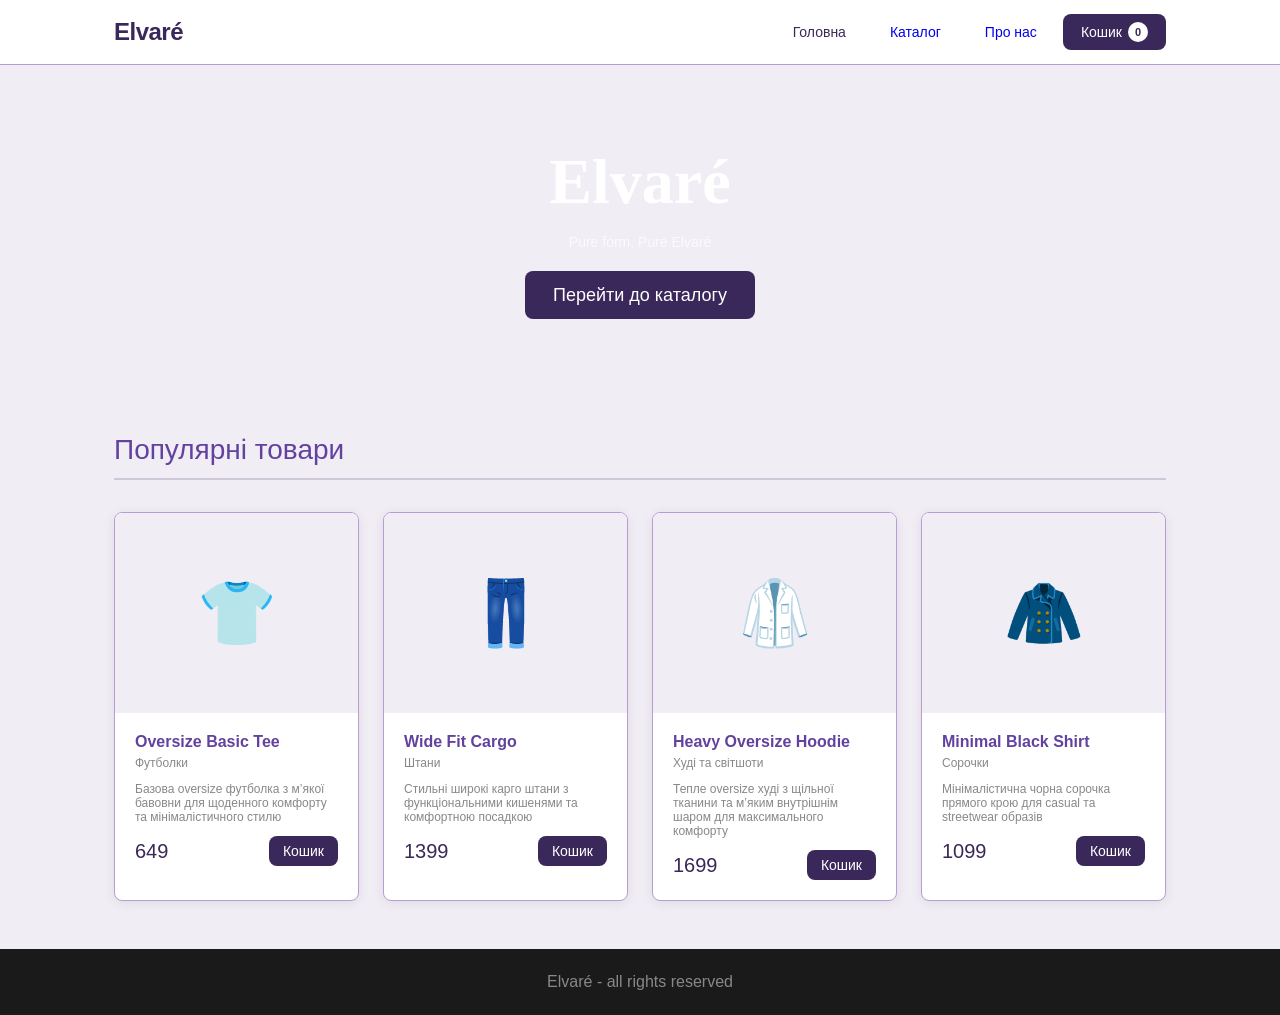
<file: index.html>
<!DOCTYPE html>
<html lang="en">
<head>
    <meta charset="UTF-8">
    <meta name="viewport" content="width=device-width, initial-scale=1.0">
    <meta http-equiv="X-UA-Compatible" content="ie=edge">
    <title>Document</title>
    <link rel="stylesheet" href="css/style.css">
</head>
<body>
    <header>
        <div class="header-inner">
            <a class="logo" href="index.html">Elvaré</a>
            <nav>
                <a class="nav-btn active" href="index.html">Головна</a>
                <a class="nav-btn" href="catalog.html">Каталог</a>
                <a class="nav-btn" href="about.html">Про нас</a>
                <a class="cart-btn" href="cart.html">
                    Кошик <span class="cart-count" id="cart-count">0</span>
                </a>
            </nav>
        </div>
    </header>

    <main>
        <div class="hero">
            <h1>Elvaré</h1>
            <p>Pure form. Pure Elvaré</p>
            <a href="catalog.html" class="btn-primary">Перейти до каталогу</a>
        </div>

        <div class="section">
            <div class="section-title">Популярні товари</div>
            <div class="products-grid" id="home-featured"></div>
        </div>
    </main>

    <footer>Elvaré - all rights reserved</footer>

    <div class="toast" id="toast"></div>

    <script src="js/products.js"></script>
    <script src="js/cart.js"></script>
    <script src="js/utils.js"></script>
    <script>
        function renderFeatured() {
            var container = document.getElementById("home-featured");
            var featured = products.slice(0, 4);
            for (let i = 0; i < featured.length; i++) {
                container.appendChild(createProductCard(featured[i])); 
            }
        }

        updateCartCount();
        renderFeatured();
    </script>
</body>
</html>
</file>
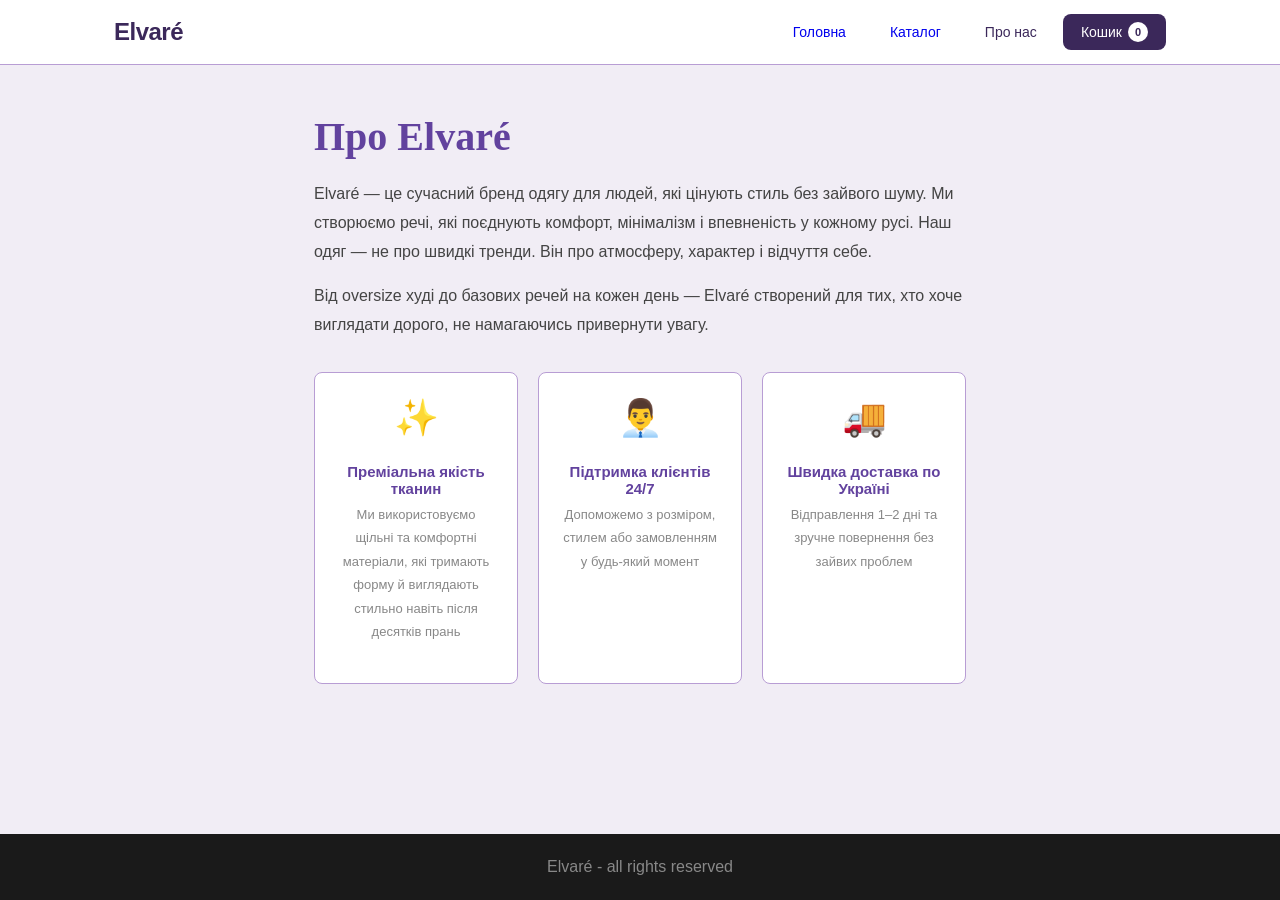
<file: about.html>
<!DOCTYPE html>
<html lang="en">
<head>
    <meta charset="UTF-8">
    <meta name="viewport" content="width=device-width, initial-scale=1.0">
    <meta http-equiv="X-UA-Compatible" content="ie=edge">
    <title>ShopUA - про нас</title>
    <link rel="stylesheet" href="css/style.css">
</head>
<body>
    <header>
        <div class="header-inner">
            <a class="logo" href="index.html">Elvaré</a>
            <nav>
                <a class="nav-btn" href="index.html">Головна</a>
                <a class="nav-btn" href="catalog.html">Каталог</a>
                <a class="nav-btn active" href="about.html">Про нас</a>
                <a class="cart-btn" href="cart.html">
                    Кошик <span class="cart-count" id="cart-count">0</span>
                </a>
            </nav>
        </div>
    </header>

    <main>
        <div class="about-section">
            <h2>Про Elvaré</h2>
            <p>Elvaré — це сучасний бренд одягу для людей, які цінують стиль без зайвого шуму.
                Ми створюємо речі, які поєднують комфорт, мінімалізм і впевненість у кожному русі.
                Наш одяг — не про швидкі тренди. Він про атмосферу, характер і відчуття себе.</p>
            <p>Від oversize худі до базових речей на кожен день — Elvaré створений для тих, хто хоче виглядати дорого, не намагаючись привернути увагу.</p>

            <div class="about-cards">
                <div class="about-card">
                    <div class="icon">✨</div>
                    <h4>Преміальна якість тканин</h4>
                    <p>Ми використовуємо щільні та комфортні матеріали, які тримають форму й виглядають стильно навіть після десятків прань</p>
                </div>
                <div class="about-card">
                    <div class="icon">👨‍💼</div>
                    <h4>Підтримка клієнтів 24/7</h4>
                    <p>Допоможемо з розміром, стилем або замовленням у будь-який момент</p>
                </div>
                <div class="about-card">
                    <div class="icon">🚚</div>
                    <h4>Швидка доставка по Україні</h4>
                    <p>Відправлення 1–2 дні та зручне повернення без зайвих проблем</p>
                </div>
            </div>
        </div>
    </main>

    <footer>Elvaré - all rights reserved</footer>

    <div class="toast" id="toast"></div>

    <script src="js/products.js"></script>
    <script src="js/cart.js"></script>
    <script src="js/utils.js"></script>
    <script>
            updateCartCount();
    </script>
</body>
</html>
</file>
<file: css/style.css>
:root {
    --bg: #f1edf5;
    --surface: #ffffff;
    --accent: #3b285a;
    --accent2: #c5bbcfc2;
    --text: #62429e;
    --muted: #888;
    --border: #b89dd4;
    --radius: 8px;
    --shadow: 0 2px 12px rgba(0,0,0,0.08);
}

* {
    box-sizing: border-box;
    margin: 0;
    padding: 0;
}

body {
    font-family: sans-serif;
    background-color: var(--bg);
    color: var(--text);
    font-weight: 400;
    min-height: 100vh;
    display: flex;
    flex-direction: column;
}

main {
    flex: 1;
}

header {
    background-color: var(--surface);
    border-bottom: 1px solid var(--border);
    position: sticky;
    top: 0;
    z-index: 100;
}

.header-inner {
    max-width: 1100px;
    margin: 0 auto;
    padding: 0px 24px;
    height: 64px;
    display: flex;
    align-items: center;
    justify-content: space-between;
}

.logo {
    font-family: 'Segoe UI', Tahoma, Geneva, Verdana, sans-serif;
    font-size: 24px;
    font-weight: bold;
    color: var(--accent);
    text-decoration: none;
    letter-spacing: -0.5px;
}

nav {
    display: flex;
    gap: 8px;
    align-items: center;
}

.nav-btn {
    background-color: none;
    border: none;
    cursor: pointer;
    font-family: 'Segoe UI', Tahoma, Geneva, Verdana, sans-serif;
    font-size: 14px;
    font-weight: 500;
    padding: 8px 18px;
    border-radius: var(--radius);
    text-decoration: none;
    display: inline-flex;
    align-items: center;
    transition: background-color 0.2s;
}

.nav-btn:hover {
    background-color: var(--bg);
}

.nav-btn.active {
    color: var(--accent);
}

.cart-btn {
    background-color: var(--accent);
    color: #fff;
    border: none;
    cursor: pointer;
    font-family: 'Segoe UI', Tahoma, Geneva, Verdana, sans-serif;
    font-size: 14px;
    font-weight: 500;
    padding: 8px 18px;
    border-radius: var(--radius);
    text-decoration: none;
    display: inline-flex;
    align-items: center;
    gap: 6px;
    transition: opacity 0.2s;
}

.cart-btn:hover {
    opacity: 0.85s;
}

.cart-count {
    background-color: #fff;
    color: var(--accent);
    border-radius: 50%;
    width: 20px;
    height: 20px;
    font-size: 11px;
    font-weight: 700;
    display: inline-flex;
    align-items: center;
    justify-content: center;
}

.products-grid {
    display: grid;
    gap: 24px;
    grid-template-columns: repeat(auto-fill, minmax(240px, 1fr));
}

.product-card {
    background-color: var(--surface);
    border: 1px solid var(--border);
    border-radius: var(--radius);
    overflow: hidden;
    box-shadow: var(--shadow);
    text-decoration: none;
    color: var(--text);
    display: block;
    transition: transform 0.2s, box-shadow 0.2s;
}

.product-card:hover {
    transform: translateY(-4px);
    box-shadow: 0 8px 24px rgba(0,0,0,0.12);
}

.product-img {
    width: 100%;
    height: 200px;
    display: flex;
    align-items: center;
    justify-content: center;
    font-size: 64px;
    background-color: var(--bg);
}

.product-info {
    padding: 20px;
}

.product-name {
    font-weight: bold;
    font-size: 16px;
    margin-bottom: 5px;
}

.product-category {
    font-size: 12px;
    color: var(--muted);
    margin-bottom: 12px;
}

.product-footer {
    display: flex;
    align-items: center;
    justify-content: space-between;
}

.product-price {
    font-family: 'Segoe UI', Tahoma, Geneva, Verdana, sans-serif;
    font-size: 20px;
    color: var(--accent);
}

.btn-add {
    background-color: var(--accent);
    color: #fff;
    border: none;
    cursor: pointer;
    font-size: 14px;
    padding: 7px 14px;
    border-radius: var(--radius);
    transition: opacity 0.2s, transform 0.15s;
}

.btn-add:hover {
    opacity: 0.85;
    transform: scale(1.05);
}

.btn-add:active {
    transform: scale(0.97);
}

.hero {
    background-image: url(https://capayvalleylavender.com/cdn/shop/files/banner.jpg?v=1696431650&width=3840);
    background-repeat: no-repeat;
    background-position: center;
    background-size: cover;
    color: #fff;
    padding: 80px 24px;
    text-align: center;
}

.hero h1 {
    font-family: Great Vibes;
    font-size: 64px;
    font-weight: bold;
    margin-bottom: 15px;
}

.hero p {
    font-size: 14px;
    opacity: 0.75;
    margin-bottom: 35px;
}

.btn-primary {
    background-color: var(--accent);
    color: #fff;
    border: none;
    cursor: pointer;
    font-size: 18px;
    padding: 14px 28px;
    border-radius: var(--radius);
    transition: opacity 0.2s, transform 0.15s;
    text-decoration: none;
}

.btn-primary:hover {
    opacity: 0.85;
    transform: scale(1.05);
}

.btn-primary:active {
    transform: scale(0.97);
}

.section {
    max-width: 1100px;
    margin: 0 auto;
    padding: 48px 24px;
}

.section-title {
    font-size: 28px;
    margin-bottom: 32px;
    padding-bottom: 12px;
    border-bottom: 2px solid var(--accent2);
}

footer {
    background-color: #1a1a1a;
    color: #888;
    text-align: center;
    padding: 24px;
}

.categories {
    display: flex;
    gap: 12px;
    flex-wrap: wrap;
    margin-bottom: 32px;
}

.cat-btn {
  background: var(--surface);
  border: 1px solid var(--border);
  cursor: pointer;
  font-family: 'Fira Sans', sans-serif;
  font-size: 14px;
  padding: 8px 18px;
  border-radius: 20px;
  transition: all 0.2s;
}
.cat-btn:hover, .cat-btn.active {
  background: var(--accent);
  color: #fff;
  border-color: var(--accent);
}

.about-section {
    max-width: 700px;
    margin: 0 auto;
    padding: 48px 24px;
}

.about-section h2 {
    font-family: Good Vibes;
    font-size: 40px;
    margin-bottom: 20px;
}

.about-section p {
    font-size: 16px;
    line-height: 1.8;
    color: #444;
    margin-bottom: 16px;
}

.about-cards {
    display: grid;
    grid-template-columns: repeat(3, 1fr);
    gap: 20px;
    margin-top: 32px;
}

.about-card .icon {
    font-size: 36px;
    margin-bottom: 24px;
}

.about-card h4 {
    font-size: 15px;
    font-weight: bold;
    margin-bottom: 6px;
}

.about-card p {
    font-size: 13px;
    color: var(--muted);
}

.about-card {
    background: var(--surface);
    border: 1px solid var(--border);
    border-radius: var(--radius);
    padding: 24px;
    text-align: center;
}

.cart-empty {
    font-family: Good Vibes;
    text-align: center;
    padding: 80px 0;
    color: var(--muted);
}

.cart-empty .empty-icon {
    font-size: 64px;
    margin-bottom: 16px;
}

.cart-summary {
    background: var(--surface);
    border: 1px solid var(--border);
    border-radius: var(--radius);
    padding: 24px;
    margin-top: 24px;
}

.summary-row {
    display: flex;
    justify-content: space-between;
    font-size: 15px;
    margin-bottom: 10px;
}

.summary-row.total {
    font-size: 18px;
    font-weight: bold;
    border-top: 1px solid var(--border);
    padding-top: 12px;
    margin-top: 8px;
}

.cart-item {
    background: var(--surface);
    border: 1px solid var(--border);
    border-radius: var(--radius);
    padding: 16px;
    display: flex;
    align-items: center;
    gap: 16px;
    margin-bottom: 12px;
    animation: fadeIn 0.25s ease;
}

@keyframes fadeIn {
    from {
        opacity: 0;
        transform: translateY(6px);
    }
    to {
        opacity: 1;
        transform: translateY(0px);
    }
}

.cart-item-img {
    font-size: 40px;
    width: 64px;
    height: 64px;
    background: var(--bg);
    border-radius: var(--radius);
    display: flex;
    align-items: center;
    justify-content: center;
    flex-shrink: 0;
}

.cart-item-info {
    flex: 1;
}

.cart-item-name {
    font-family: Good Vibes;
    font-weight: bold;
    font-size: 15px;
}

.cart-item-price {
    font-size: 13px;
    color: var(--muted);
    margin-top: 2px;
}

.cart-item-right {
    display: flex;
    align-items: center;
    gap: 16px;
}

.cart-item-total {
    font-family: Good Vibes;
    font-size: 18px;
    color: var(--accent);
    min-width: 72px;
    text-align: right;
}

.remove-btn {
    background: none;
    border: none;
    cursor: pointer;
    font-size: 18px;
    color: var(--muted);
    padding: 4px;
    transition: color 0.15s;
}

.remove-btn:hover {
    color: var(--accent);
}

.toast {
    position: fixed;
    bottom: 24px;
    right: 24px;
    background: #222;
    color: #fff;
    padding: 12px 20px;
    border-radius: var(--radius);
    opacity: 0;
    transform: translateY(12px);
    pointer-events: none;
    transition: all 0.3s;
    z-index: 100;
}

.toast.show {
    opacity: 1;
    transform: translateY(0px);
}
</file>
